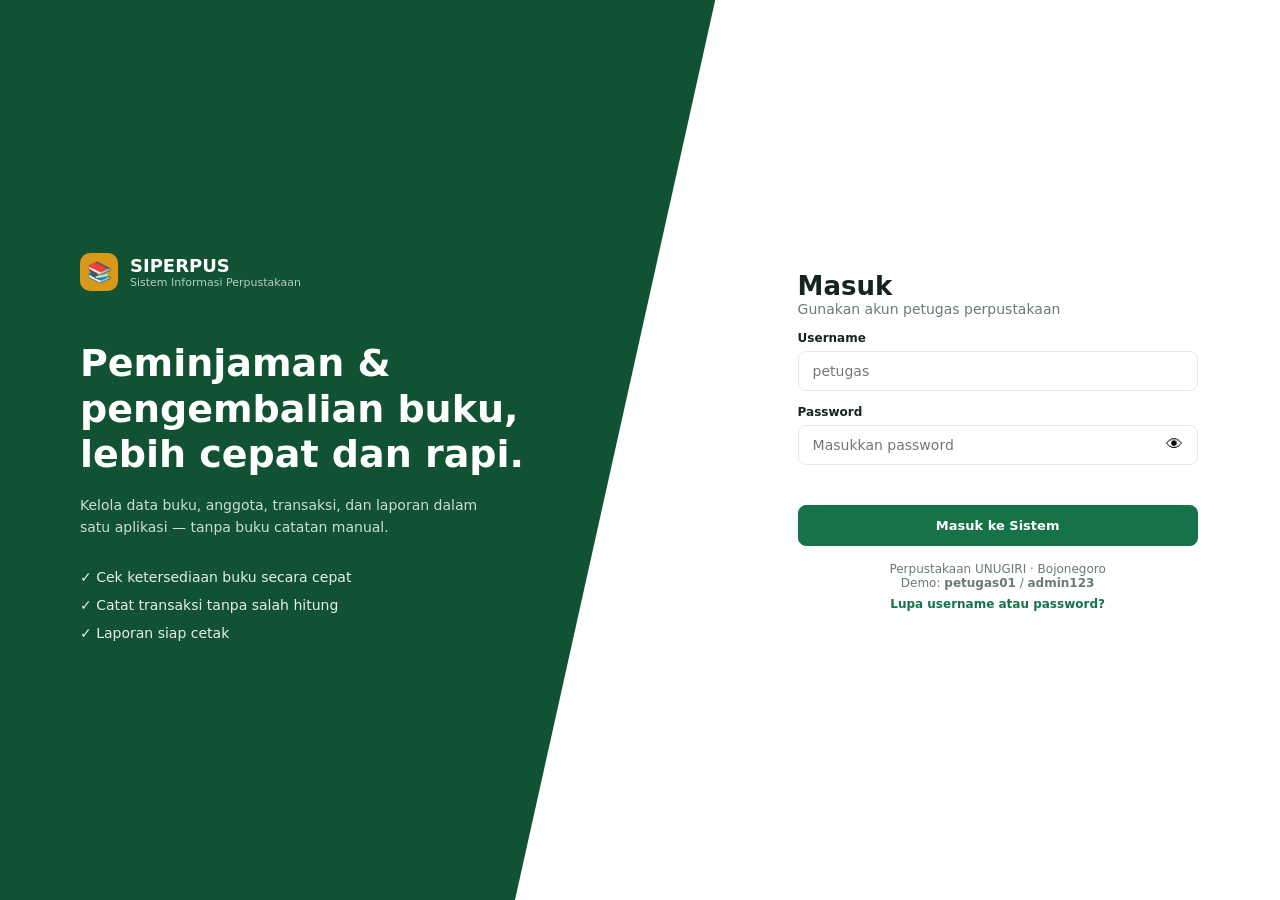
<file: index.html>
<!DOCTYPE html>
<html lang="id">
<head>
<meta charset="UTF-8">
<meta name="viewport" content="width=device-width, initial-scale=1">
<title>SIPERPUS UNUGIRI</title>
<link rel="stylesheet" href="style.css">
</head>
<body>

<!-- LOGIN -->
<section id="login">
  <div class="login-left">
    <div class="brand">
      <div class="brand-icon">📚</div>
      <div><div class="brand-name">SIPERPUS</div><div class="brand-sub">Sistem Informasi Perpustakaan</div></div>
    </div>
    <h1>Peminjaman &amp; pengembalian buku, lebih cepat dan rapi.</h1>
    <p>Kelola data buku, anggota, transaksi, dan laporan dalam satu aplikasi — tanpa buku catatan manual.</p>
    <ul>
      <li>✓ Cek ketersediaan buku secara cepat</li>
      <li>✓ Catat transaksi tanpa salah hitung</li>
      <li>✓ Laporan siap cetak</li>
    </ul>
  </div>
  <div class="login-right">
    <form id="loginForm">
      <h2>Masuk</h2>
      <p class="muted">Gunakan akun petugas perpustakaan</p>
      <label>Username</label>
      <input id="lUser" type="text" placeholder="petugas" autocomplete="username">
      <label>Password</label>
      <div class="password-wrap">
        <input id="lPass" type="password" placeholder="Masukkan password" autocomplete="current-password">
        <button type="button" class="password-toggle" id="togglePass" aria-label="Tampilkan password">👁</button>
      </div>
      <div id="loginErr" class="err"></div>
      <button class="btn primary block" type="submit">Masuk ke Sistem</button>
      <p class="center muted small">Perpustakaan UNUGIRI · Bojonegoro</p>
      <p class="center muted small">Demo: <b>petugas01</b> / <b>admin123</b></p>
      <button type="button" class="forgot-toggle" id="forgotToggle" aria-expanded="false">Lupa username atau password?</button>
      <div id="forgotPanel" class="forgot-panel" aria-hidden="true">
        <b>Bantuan login akun demo</b>
        <p>Gunakan kembali akun bawaan berikut:</p>
        <div class="credential-row"><span>Username</span><b>petugas01</b></div>
        <div class="credential-row"><span>Password</span><b>admin123</b></div>
        <p class="small muted">Jika password pernah diubah pada kode, periksa bagian LOGIN / SESSION di file app.js.</p>
      </div>
    </form>
  </div>
</section>

<!-- APP -->
<div id="app" class="hidden">
  <aside class="sidebar">
    <div class="brand">
      <div class="brand-icon">📚</div>
      <div><div class="brand-name">SIPERPUS</div><div class="brand-sub">UNUGIRI</div></div>
    </div>
    <nav>
      <a data-view="dashboard">🏠 Dashboard</a>
      <a data-view="buku">📘 Data Buku</a>
      <a data-view="anggota">👥 Data Anggota</a>
      <a data-view="peminjaman">📤 Peminjaman</a>
      <a data-view="pengembalian">📥 Pengembalian</a>
      <a data-view="laporan">📊 Laporan</a>
    </nav>
    <div class="user" id="logoutBtn" title="Klik untuk keluar">
      <div class="avatar">AN</div>
      <div><b>Adi Nur Rahman</b><br><span>Petugas · klik untuk keluar</span></div>
    </div>
  </aside>
  <main id="view"></main>
</div>

<div id="modal" class="modal hidden"><div class="modal-box" id="modalBox"></div></div>
<div id="toast" class="toast"></div>

<script src="app.js"></script>
</body>
</html>
</file>
<file: style.css>
:root{
  --green:#157347; --green-d:#115233; --green-l:#e3f4ea;
  --gold:#d99a1b; --gold-l:#fdf1d3;
  --red:#c0392b; --red-l:#fde4e1;
  --blue:#2563eb; --blue-l:#e0eaff;
  --bg:#f3f5f3; --card:#fff; --line:#e5e9e6; --text:#16241d; --muted:#6b7a72;
}
*{box-sizing:border-box;margin:0;padding:0}
body{font-family:Inter,system-ui,-apple-system,"Segoe UI",Roboto,sans-serif;background:var(--bg);color:var(--text);font-size:14px}
.hidden{display:none!important}
.muted{color:var(--muted)} .small{font-size:12px} .center{text-align:center}

/* buttons & inputs */
.btn{border:1px solid var(--line);background:#fff;color:var(--text);padding:9px 16px;border-radius:8px;font-weight:600;font-size:13px;cursor:pointer;font-family:inherit}
.btn:hover{background:#f6f8f6}
.btn.primary{background:var(--green);border-color:var(--green);color:#fff}
.btn.primary:hover{background:var(--green-d)}
.btn.sm{padding:6px 12px;font-size:12px}
.btn.block{width:100%;padding:12px}
input,select{font-family:inherit;font-size:14px;width:100%;padding:11px 14px;border:1px solid var(--line);border-radius:8px;background:#fff;color:var(--text);outline:none}
input:focus,select:focus{border-color:var(--green);box-shadow:0 0 0 3px rgba(21,115,71,.12)}
label{display:block;font-weight:600;font-size:12px;margin:14px 0 6px}
.err{color:var(--red);font-size:12px;min-height:18px;margin:8px 0}

/* brand */
.brand{display:flex;align-items:center;gap:12px}
.brand-icon{width:38px;height:38px;border-radius:10px;background:var(--gold);display:grid;place-items:center;font-size:20px}
.brand-name{font-weight:800;font-size:18px;color:#fff;line-height:1.1}
.brand-sub{font-size:11px;color:rgba(255,255,255,.7)}

/* login */
#login{display:flex;min-height:100vh;background:#fff}
.login-left{flex:1.1;background:var(--green-d);color:#fff;padding:60px 80px;display:flex;flex-direction:column;justify-content:center;clip-path:polygon(0 0,100% 0,72% 100%,0 100%)}
.login-left .brand{margin-bottom:50px}
.login-left h1{font-size:38px;line-height:1.2;max-width:520px;margin-bottom:16px}
.login-left p{color:rgba(255,255,255,.8);max-width:420px;line-height:1.6;margin-bottom:24px}
.login-left ul{list-style:none;line-height:2;color:rgba(255,255,255,.9)}
.login-right{flex:1;display:flex;align-items:center;justify-content:center;padding:30px}
#loginForm{width:100%;max-width:400px}
#loginForm h2{font-size:26px}
#loginForm .btn{margin:6px 0 16px}
.password-wrap{position:relative}
.password-wrap input{padding-right:48px}
.password-toggle{position:absolute;right:8px;top:50%;transform:translateY(-50%);border:0;background:transparent;padding:7px;cursor:pointer;font-size:17px;border-radius:6px}
.password-toggle:hover{background:var(--green-l)}
.forgot-toggle{display:block;margin:0 auto 12px;border:0;background:none;color:var(--green);font:inherit;font-size:12px;font-weight:700;cursor:pointer;padding:7px}
.forgot-toggle:hover{text-decoration:underline}
.forgot-panel{max-height:0;opacity:0;overflow:hidden;transform:translateY(-6px);transition:max-height .35s ease,opacity .25s ease,transform .25s ease;background:#f5faf6;border:0 solid var(--line);border-radius:9px;padding:0 14px;font-size:12px}
.forgot-panel.open{max-height:220px;opacity:1;transform:translateY(0);padding:13px 14px;border-width:1px;margin-bottom:14px}
.forgot-panel p{margin:6px 0;color:var(--muted);line-height:1.5}
.credential-row{display:flex;justify-content:space-between;padding:5px 0;border-bottom:1px solid var(--line)}
.credential-row:last-of-type{border:0}

/* layout */
#app{display:flex;min-height:100vh}
.sidebar{width:250px;background:var(--green-d);padding:24px 16px;display:flex;flex-direction:column;position:fixed;top:0;bottom:0;left:0}
.sidebar .brand{padding:0 8px;margin-bottom:28px}
.sidebar nav{display:flex;flex-direction:column;gap:4px;flex:1}
.sidebar nav a{color:rgba(255,255,255,.85);padding:11px 14px;border-radius:8px;cursor:pointer;font-weight:500}
.sidebar nav a:hover{background:rgba(255,255,255,.08)}
.sidebar nav a.active{background:rgba(255,255,255,.16);color:#fff;font-weight:700}
.user{display:flex;gap:12px;align-items:center;background:rgba(0,0,0,.2);padding:12px;border-radius:10px;color:#fff;cursor:pointer;font-size:13px;line-height:1.4}
.user span{font-size:11px;color:rgba(255,255,255,.65)}
.avatar{width:36px;height:36px;border-radius:50%;background:var(--gold);display:grid;place-items:center;font-weight:700;font-size:13px;flex:none}
main{margin-left:250px;padding:32px 36px;flex:1;min-width:0}
.page-head{display:flex;justify-content:space-between;align-items:flex-start;margin-bottom:22px;gap:12px;flex-wrap:wrap}
.page-head h1{font-size:26px}
.page-head p{color:var(--muted);margin-top:4px}
.head-actions{display:flex;gap:10px}

/* cards */
.card{background:var(--card);border:1px solid var(--line);border-radius:12px;padding:20px}
.card h3{font-size:16px;margin-bottom:14px}
.grid4{display:grid;grid-template-columns:repeat(4,1fr);gap:16px;margin-bottom:22px}
.grid3{display:grid;grid-template-columns:repeat(3,1fr);gap:16px;margin-bottom:22px}
.stat .ico{width:42px;height:42px;border-radius:10px;display:grid;place-items:center;font-size:20px;margin-bottom:14px}
.stat .num{font-size:30px;font-weight:800}
.stat .lbl{color:var(--muted);font-size:13px;margin-top:2px}
.ico.g{background:var(--green-l)} .ico.b{background:var(--blue-l)} .ico.y{background:var(--gold-l)} .ico.r{background:var(--red-l)}
.num.red{color:var(--red)} .num.grn{color:var(--green)}
.two{display:grid;grid-template-columns:1.9fr 1fr;gap:20px;align-items:start}
.stack{display:flex;flex-direction:column;gap:20px}

/* table */
.tbl-wrap{background:#fff;border:1px solid var(--line);border-radius:12px;overflow:auto}
table{width:100%;border-collapse:collapse}
th{background:#f8faf8;text-align:left;font-size:11px;letter-spacing:.05em;color:var(--muted);padding:12px;text-transform:uppercase;border-bottom:1px solid var(--line)}
td{padding:12px;border-bottom:1px solid var(--line);font-size:13.5px}
tr:last-child td{border-bottom:none}
td.b{font-weight:700}
.empty{text-align:center;color:var(--muted);padding:30px!important}
.badge{display:inline-block;padding:3px 11px;border-radius:99px;font-size:12px;font-weight:600;white-space:nowrap}
.badge.ok{background:var(--green-l);color:var(--green)}
.badge.warn{background:var(--gold-l);color:#a06a00}
.badge.bad{background:var(--red-l);color:var(--red)}
.badge.info{background:var(--blue-l);color:var(--blue)}
.icon-btn{background:none;border:none;cursor:pointer;font-size:15px;padding:2px 4px}
.toolbar{display:flex;gap:12px;margin-bottom:16px}
.toolbar input{flex:1}
.toolbar select{width:190px}
.foot-note{color:var(--muted);margin-top:12px;font-size:13px}

.sw{width:34px;height:46px;border-radius:4px;flex:none;box-shadow:0 1px 3px rgba(0,0,0,.2)}
#coverPrev .sw{width:60px;height:82px}

/* chart */
.chart{display:flex;align-items:flex-end;gap:14px;height:180px;padding-top:10px}
.chart .col{flex:1;display:flex;flex-direction:column;justify-content:flex-end;align-items:center;height:100%;gap:6px;font-size:11px;color:var(--muted)}
.chart .bar{width:100%;background:var(--green);border-radius:4px 4px 0 0;min-height:4px}
.chart .col:last-child .bar{background:var(--gold)}
.pop{display:flex;align-items:center;gap:14px;padding:10px 0;border-bottom:1px solid var(--line)}
.pop:last-child{border:none}
.pop .sw{width:34px;height:46px;border-radius:4px;flex:none}
.pop small{display:block;color:var(--muted);font-size:12px}

/* peminjaman */
.steps{display:grid;grid-template-columns:repeat(3,1fr);gap:12px;margin-bottom:20px}
.step{background:#fff;border:1px solid var(--line);border-radius:10px;padding:12px 14px;display:flex;align-items:center;gap:10px;font-weight:500}
.step i{width:24px;height:24px;border-radius:50%;background:var(--gold);color:#fff;display:grid;place-items:center;font-style:normal;font-size:12px;font-weight:700}
.step.done i{background:var(--green)}
.two-eq{display:grid;grid-template-columns:1fr 1fr;gap:20px;align-items:start}
.result{margin-top:8px;border:1px solid var(--line);border-radius:8px;overflow:hidden}
.result div{padding:10px 14px;cursor:pointer;border-bottom:1px solid var(--line)}
.result div:last-child{border:none}
.result div:hover{background:#f3f8f5}
.member-card{display:flex;gap:16px;align-items:center;background:var(--green-l);padding:16px;border-radius:10px;margin-top:14px}
.member-card .avatar{width:50px;height:50px;font-size:18px}
.member-card small{display:block;color:var(--muted);line-height:1.5}
.book-opt{display:flex;align-items:center;gap:14px;padding:10px 6px;border-bottom:1px solid var(--line);cursor:pointer;border-radius:8px}
.book-opt:hover{background:#f6f9f7}
.book-opt.sel{background:var(--green-l)}
.book-opt .sw{width:34px;height:46px;border-radius:4px;flex:none}
.book-opt .info{flex:1}
.book-opt small{display:block;color:var(--muted);font-size:12px}
.book-opt.disabled{opacity:.5;cursor:not-allowed}
.summary-row{display:flex;justify-content:space-between;padding:11px 12px;border-bottom:1px solid var(--line)}
.summary-row span{color:var(--muted)} .summary-row b.red{color:var(--red)}
.note{background:var(--gold-l);border:1px solid #f0dca0;border-radius:8px;padding:11px 14px;font-size:13px;margin:16px 0}
.btn-row{display:flex;gap:10px}
.btn-row .primary{flex:1}

/* laporan */
.filters{display:flex;gap:12px;margin-bottom:16px}
.filters select{width:200px}
.cat-row{display:flex;align-items:center;gap:12px;padding:9px 0;border-bottom:1px solid var(--line)}
.cat-row:last-child{border:none}
.cat-row .n{width:110px}
.cat-row .track{flex:1;height:8px;background:#e9eeea;border-radius:99px;overflow:hidden}
.cat-row .fill{height:100%;background:var(--green);border-radius:99px}
.cat-row b{width:30px;text-align:right}

/* modal & toast */
.modal{position:fixed;inset:0;background:rgba(10,30,20,.5);display:flex;align-items:center;justify-content:center;z-index:50;padding:20px}
.modal-box{background:#fff;border-radius:14px;padding:26px;width:100%;max-width:480px;max-height:90vh;overflow:auto}
.modal-box h3{font-size:18px;margin-bottom:6px}
.modal-box .row2{display:grid;grid-template-columns:1fr 1fr;gap:12px}
.modal-actions{display:flex;justify-content:flex-end;gap:10px;margin-top:22px}
.toast{position:fixed;bottom:24px;right:24px;background:var(--green-d);color:#fff;padding:13px 20px;border-radius:10px;opacity:0;transform:translateY(20px);transition:.25s;pointer-events:none;z-index:99}
.toast.show{opacity:1;transform:none}
#loginForm{animation:loginEnter .55s ease both}
@keyframes loginEnter{from{opacity:0;transform:translateY(14px)}to{opacity:1;transform:translateY(0)}}
.toast.error{background:var(--red)}

@media(max-width:1000px){
  .grid4{grid-template-columns:repeat(2,1fr)} .two,.two-eq{grid-template-columns:1fr}
  .login-left{display:none}
}
@media(max-width:760px){
  .sidebar{position:static;width:100%;flex-direction:column;padding:14px}
  #app{flex-direction:column} main{margin-left:0;padding:20px}
  .sidebar nav{flex-direction:row;flex-wrap:wrap}
  .user{display:none}
}
@media print{
  .sidebar,.head-actions,.filters,.toast{display:none!important}
  main{margin:0;padding:0} body{background:#fff}
}
</file>
